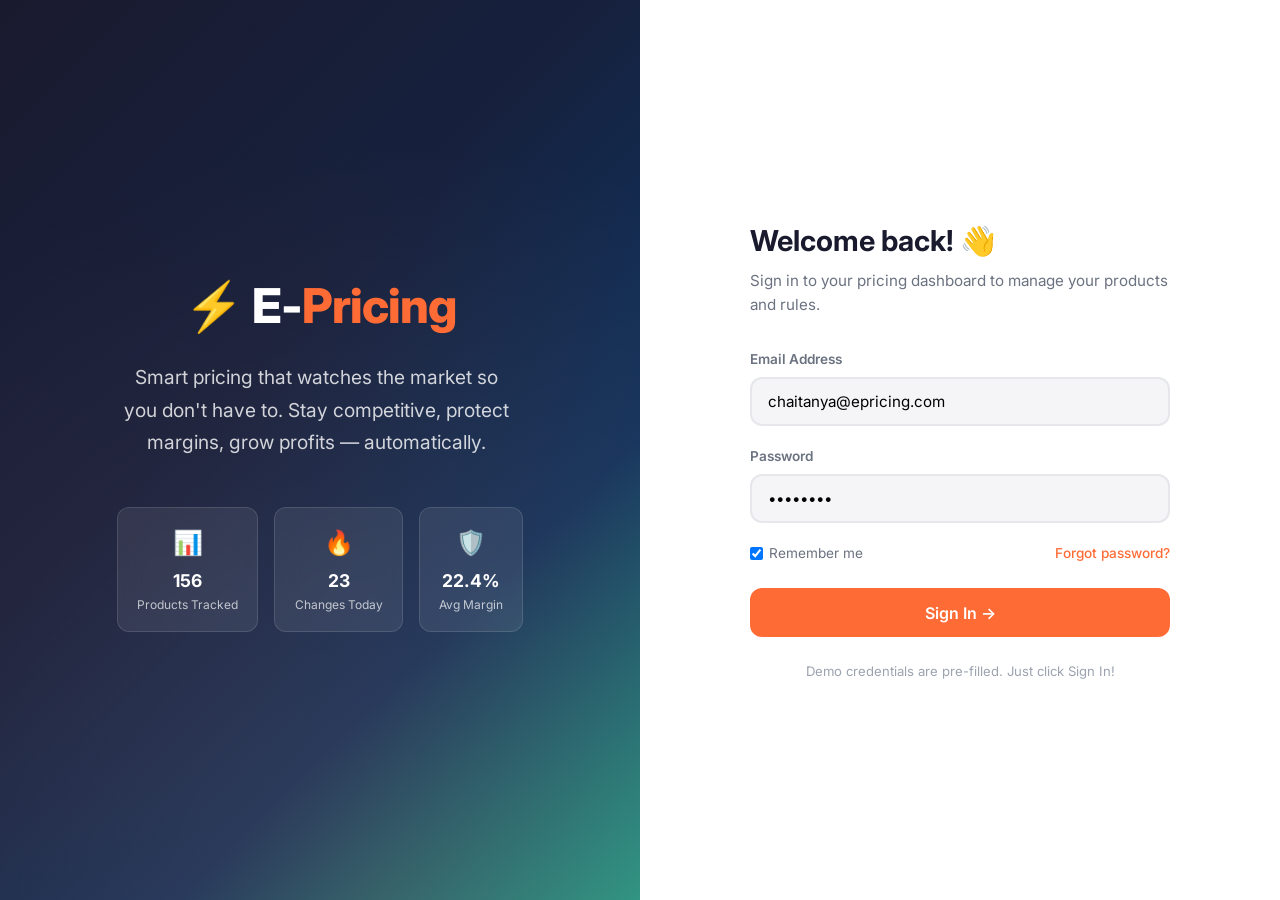
<file: index.html>
<!DOCTYPE html>
<html lang="en">
<head>
    <meta charset="UTF-8">
    <meta name="viewport" content="width=device-width, initial-scale=1.0">
    <meta name="description" content="E-Pricing — Real-time dynamic pricing platform for e-commerce businesses">
    <title>E-Pricing — Login</title>
    <link rel="stylesheet" href="css/style.css">
    <link rel="icon" href="data:image/svg+xml,<svg xmlns='http://www.w3.org/2000/svg' viewBox='0 0 100 100'><text y='.9em' font-size='90'>⚡</text></svg>">
</head>
<body>
    <!-- ═══ Login Page — Split Screen Layout ═══ -->
    <div class="login-container">

        <!-- Left Side — Branding & Illustration -->
        <div class="login-branding">
            <div class="brand-content">
                <div class="brand-logo">⚡ E-<span>Pricing</span></div>
                <p class="brand-tagline">
                    Smart pricing that watches the market so you don't have to. 
                    Stay competitive, protect margins, grow profits — automatically.
                </p>
                <!-- Floating info cards -->
                <div class="floating-cards">
                    <div class="float-card">
                        <div class="fc-icon">📊</div>
                        <div class="fc-value">156</div>
                        <div class="fc-label">Products Tracked</div>
                    </div>
                    <div class="float-card">
                        <div class="fc-icon">🔥</div>
                        <div class="fc-value">23</div>
                        <div class="fc-label">Changes Today</div>
                    </div>
                    <div class="float-card">
                        <div class="fc-icon">🛡️</div>
                        <div class="fc-value">22.4%</div>
                        <div class="fc-label">Avg Margin</div>
                    </div>
                </div>
            </div>
        </div>

        <!-- Right Side — Login Form -->
        <div class="login-form-side">
            <div class="login-form-wrapper">
                <h1 class="welcome-text">Welcome back! 👋</h1>
                <p class="welcome-sub">Sign in to your pricing dashboard to manage your products and rules.</p>

                <form id="loginForm" onsubmit="handleLogin(event)">
                    <div class="form-group">
                        <label for="email">Email Address</label>
                        <input type="email" id="email" class="form-input" placeholder="you@epricing.com" value="chaitanya@epricing.com" required>
                    </div>
                    <div class="form-group">
                        <label for="password">Password</label>
                        <input type="password" id="password" class="form-input" placeholder="Enter your password" value="admin123" required>
                    </div>
                    <div class="form-row">
                        <label><input type="checkbox" checked> Remember me</label>
                        <a href="#">Forgot password?</a>
                    </div>
                    <button type="submit" class="btn btn-primary btn-lg btn-full" id="loginBtn">
                        Sign In →
                    </button>
                </form>

                <p style="text-align:center; margin-top:1.5rem; font-size:0.82rem; color:var(--text-muted);">
                    Demo credentials are pre-filled. Just click Sign In!
                </p>
            </div>
        </div>
    </div>

    <script>
        // ─── Login Handler ───────────────────────────────────
        // In a real app, this would call an API like POST /auth/login
        // For demo, we validate against hardcoded credentials
        function handleLogin(event) {
            event.preventDefault();
            const email = document.getElementById('email').value;
            const password = document.getElementById('password').value;
            const btn = document.getElementById('loginBtn');

            // Show loading state
            btn.textContent = 'Signing in...';
            btn.disabled = true;

            // Simulate API call delay (500ms)
            setTimeout(function() {
                if (email === 'chaitanya@epricing.com' && password === 'admin123') {
                    // Store login session in browser storage
                    localStorage.setItem('epricing_user', JSON.stringify({
                        name: 'Chaitanya Vaibhav',
                        email: email,
                        role: 'Admin',
                        avatar: 'CV'
                    }));
                    // Redirect to dashboard
                    window.location.href = 'app.html';
                } else {
                    alert('Invalid credentials! Use the pre-filled demo credentials.');
                    btn.textContent = 'Sign In →';
                    btn.disabled = false;
                }
            }, 500);
        }

        // If already logged in, skip to dashboard
        if (localStorage.getItem('epricing_user')) {
            window.location.href = 'app.html';
        }
    </script>
</body>
</html>
</file>
<file: css/style.css>
/*   E-PRICING — Complete Design System
*/
@import url('https://fonts.googleapis.com/css2?family=Inter:wght@300;400;500;600;700;800&display=swap');

/* ─── Design Tokens ───────────────────────────────────────── */
:root {
    --primary: #FF6B35; --primary-hover: #E55A2B; --primary-soft: #FFF0EB;
    --secondary: #1B998B; --secondary-soft: #E6F7F5;
    --accent: #F7B32B; --accent-soft: #FFF8E7;
    --danger: #EF4444; --danger-soft: #FEE2E2;
    --success: #10B981; --success-soft: #D1FAE5;
    --info: #3B82F6; --info-soft: #DBEAFE;
    --bg: #F5F5F7; --surface: #FFFFFF;
    --sidebar-bg: linear-gradient(180deg, #1A1A2E 0%, #16213E 100%);
    --header-bg: rgba(255,255,255,0.85);
    --text-primary: #1A1A2E; --text-secondary: #6B7280; --text-muted: #9CA3AF; --text-white: #FFF;
    --border: #E5E7EB; --border-light: #F3F4F6;
    --shadow-sm: 0 1px 3px rgba(0,0,0,0.06); --shadow-md: 0 4px 12px rgba(0,0,0,0.08);
    --shadow-lg: 0 12px 36px rgba(0,0,0,0.12); --shadow-glow: 0 0 20px rgba(255,107,53,0.3);
    --radius-sm: 8px; --radius-md: 12px; --radius-lg: 16px; --radius-xl: 24px; --radius-full: 9999px;
    --sidebar-width: 260px; --header-height: 70px;
    --transition: all 0.25s cubic-bezier(0.4,0,0.2,1);
}

/* ─── Reset ───────────────────────────────────────────────── */
*,*::before,*::after{margin:0;padding:0;box-sizing:border-box}
html{scroll-behavior:smooth}
body{font-family:'Inter',sans-serif;background:var(--bg);color:var(--text-primary);line-height:1.6;-webkit-font-smoothing:antialiased}
a{text-decoration:none;color:inherit} ul{list-style:none}
button{cursor:pointer;border:none;background:none;font-family:inherit}
input,select,textarea{font-family:inherit;outline:none}
::-webkit-scrollbar{width:6px} ::-webkit-scrollbar-track{background:transparent}
::-webkit-scrollbar-thumb{background:#CBD5E1;border-radius:3px}

/* ─── Animations ──────────────────────────────────────────── */
@keyframes fadeIn{from{opacity:0;transform:translateY(12px)}to{opacity:1;transform:translateY(0)}}
@keyframes fadeInScale{from{opacity:0;transform:scale(0.95)}to{opacity:1;transform:scale(1)}}
@keyframes pulse{0%,100%{transform:scale(1)}50%{transform:scale(1.05)}}
@keyframes gradientMove{0%{background-position:0% 50%}50%{background-position:100% 50%}100%{background-position:0% 50%}}
@keyframes float{0%,100%{transform:translateY(0)}50%{transform:translateY(-10px)}}
@keyframes shimmer{0%{background-position:-200% 0}100%{background-position:200% 0}}
@keyframes slideRight{from{width:0}to{width:100%}}
@keyframes popIn{from{opacity:0;transform:scale(0.8)}to{opacity:1;transform:scale(1)}}
@keyframes checkmark{0%{transform:scale(0)}50%{transform:scale(1.3)}100%{transform:scale(1)}}
@keyframes scoreCount{from{opacity:0;transform:translateY(8px)}to{opacity:1;transform:translateY(0)}}

/* ═══════════════════════════════════════════════════════════
   LOGIN PAGE
   ═══════════════════════════════════════════════════════════ */
.login-container{display:flex;min-height:100vh}
.login-branding{flex:1;background:linear-gradient(135deg,#1A1A2E 0%,#16213E 40%,#0F3460 70%,#1B998B 100%);display:flex;flex-direction:column;align-items:center;justify-content:center;padding:3rem;position:relative;overflow:hidden}
.login-branding::before{content:'';position:absolute;inset:0;background:radial-gradient(circle at 30% 50%,rgba(255,107,53,0.15) 0%,transparent 60%),radial-gradient(circle at 70% 80%,rgba(27,153,139,0.2) 0%,transparent 50%);animation:gradientMove 8s ease infinite;background-size:200% 200%}
.login-branding .brand-content{position:relative;z-index:1;text-align:center;color:white}
.login-branding .brand-logo{font-size:3rem;font-weight:800;margin-bottom:1rem;letter-spacing:-1px}
.login-branding .brand-logo span{color:var(--primary)}
.login-branding .brand-tagline{font-size:1.2rem;opacity:0.8;max-width:400px;line-height:1.7}
.floating-cards{margin-top:3rem;display:flex;gap:1rem}
.float-card{background:rgba(255,255,255,0.08);backdrop-filter:blur(12px);border:1px solid rgba(255,255,255,0.12);border-radius:var(--radius-md);padding:1rem 1.2rem;color:white;font-size:0.85rem;animation:float 4s ease-in-out infinite}
.float-card:nth-child(2){animation-delay:1s} .float-card:nth-child(3){animation-delay:2s}
.fc-icon{font-size:1.5rem;margin-bottom:0.3rem} .fc-value{font-size:1.1rem;font-weight:700} .fc-label{opacity:0.7;font-size:0.75rem}
.login-form-side{flex:1;display:flex;align-items:center;justify-content:center;padding:3rem;background:var(--surface)}
.login-form-wrapper{width:100%;max-width:420px;animation:fadeIn 0.6s ease}
.login-form-wrapper .welcome-text{font-size:1.8rem;font-weight:700;margin-bottom:0.3rem}
.login-form-wrapper .welcome-sub{color:var(--text-secondary);margin-bottom:2rem;font-size:0.95rem}
.form-group{margin-bottom:1.25rem}
.form-group label{display:block;font-size:0.85rem;font-weight:600;margin-bottom:0.4rem;color:var(--text-secondary)}
.form-input{width:100%;padding:0.8rem 1rem;border:2px solid var(--border);border-radius:var(--radius-md);font-size:0.95rem;transition:var(--transition);background:var(--bg)}
.form-input:focus{border-color:var(--primary);background:white;box-shadow:0 0 0 4px rgba(255,107,53,0.1)}
.form-row{display:flex;justify-content:space-between;align-items:center;margin-bottom:1.5rem}
.form-row label{font-size:0.85rem;color:var(--text-secondary);display:flex;align-items:center;gap:0.4rem;cursor:pointer}
.form-row a{font-size:0.85rem;color:var(--primary);font-weight:500}

/* ─── Buttons ─────────────────────────────────────────────── */
.btn{display:inline-flex;align-items:center;justify-content:center;gap:0.5rem;padding:0.75rem 1.5rem;border-radius:var(--radius-md);font-weight:600;font-size:0.9rem;transition:var(--transition);white-space:nowrap}
.btn-primary{background:var(--primary);color:white}
.btn-primary:hover{background:var(--primary-hover);transform:translateY(-1px);box-shadow:var(--shadow-glow)}
.btn-secondary{background:var(--secondary);color:white}
.btn-outline{border:2px solid var(--border);color:var(--text-primary);background:white}
.btn-outline:hover{border-color:var(--primary);color:var(--primary)}
.btn-ghost{color:var(--text-secondary)} .btn-ghost:hover{background:var(--bg);color:var(--text-primary)}
.btn-sm{padding:0.5rem 1rem;font-size:0.8rem}
.btn-lg{padding:0.9rem 2rem;font-size:1rem}
.btn-full{width:100%}

/* ═══════════════════════════════════════════════════════════
   APP LAYOUT
   ═══════════════════════════════════════════════════════════ */
.app-layout{display:flex;min-height:100vh}
.sidebar{width:var(--sidebar-width);background:var(--sidebar-bg);color:white;position:fixed;top:0;left:0;bottom:0;z-index:100;display:flex;flex-direction:column;transition:var(--transition);border-right:1px solid rgba(255,255,255,0.06)}
.sidebar-header{padding:1.5rem;display:flex;align-items:center;gap:0.8rem;border-bottom:1px solid rgba(255,255,255,0.08)}
.sidebar-logo{font-size:1.4rem;font-weight:800;letter-spacing:-0.5px} .sidebar-logo span{color:var(--primary)}
.sidebar-badge{font-size:0.6rem;background:var(--secondary);padding:0.15rem 0.5rem;border-radius:var(--radius-full);font-weight:600;text-transform:uppercase}
.sidebar-nav{flex:1;padding:1rem 0.75rem;overflow-y:auto}
.nav-section-title{font-size:0.65rem;text-transform:uppercase;letter-spacing:1.5px;color:rgba(255,255,255,0.35);padding:0.8rem 0.75rem 0.4rem;font-weight:600}
.nav-item{display:flex;align-items:center;gap:0.75rem;padding:0.7rem 0.75rem;border-radius:var(--radius-sm);color:rgba(255,255,255,0.6);cursor:pointer;transition:var(--transition);margin-bottom:2px;font-size:0.9rem}
.nav-item:hover{background:rgba(255,255,255,0.08);color:white}
.nav-item.active{background:rgba(255,107,53,0.15);color:var(--primary);font-weight:600;border-left:3px solid var(--primary);margin-left:-3px}
.nav-item .nav-icon{font-size:1.15rem;width:24px;text-align:center}
.sidebar-footer{padding:1rem 0.75rem;border-top:1px solid rgba(255,255,255,0.08)}
.sidebar-user{display:flex;align-items:center;gap:0.7rem;padding:0.6rem;border-radius:var(--radius-md);cursor:pointer;transition:var(--transition)}
.sidebar-user:hover{background:rgba(255,255,255,0.08)}
.user-avatar{width:36px;height:36px;border-radius:var(--radius-sm);font-size:0.8rem;font-weight:700;display:flex;align-items:center;justify-content:center;background:linear-gradient(135deg,var(--primary),var(--accent))}
.user-name{font-size:0.85rem;font-weight:600} .user-role{font-size:0.7rem;color:rgba(255,255,255,0.45)}

.main-wrapper{flex:1;margin-left:var(--sidebar-width)}
.header{height:var(--header-height);background:var(--header-bg);backdrop-filter:blur(12px);border-bottom:1px solid var(--border);display:flex;align-items:center;justify-content:space-between;padding:0 2rem;position:sticky;top:0;z-index:50}
.page-title{font-size:1.3rem;font-weight:700} .page-subtitle{font-size:0.8rem;color:var(--text-muted)}
.header-right{display:flex;align-items:center;gap:0.75rem}
.engine-status{display:flex;align-items:center;gap:0.4rem;padding:0.4rem 0.8rem;background:var(--success-soft);border-radius:var(--radius-full);font-size:0.78rem;font-weight:600;color:var(--success)}
.engine-status .status-dot{width:8px;height:8px;border-radius:50%;background:var(--success);animation:pulse 2s infinite}
.main-content{padding:1.5rem 2rem 3rem}
.page-section{display:none} .page-section.active{display:block;animation:fadeIn 0.4s ease}
.page-header{display:flex;align-items:center;justify-content:space-between;margin-bottom:1.5rem}
.page-header h2{font-size:1.5rem;font-weight:700} .page-header p{color:var(--text-secondary);font-size:0.9rem;margin-top:0.2rem}

/* ═══════════════════════════════════════════════════════════
   SEARCH HERO
   ═══════════════════════════════════════════════════════════ */
.search-hero{text-align:center;padding:3rem 1rem 2rem;animation:fadeIn 0.5s ease}
.search-hero-title{font-size:2rem;font-weight:800;margin-bottom:0.5rem;background:linear-gradient(135deg,var(--text-primary),var(--primary));-webkit-background-clip:text;-webkit-text-fill-color:transparent;background-clip:text}
.search-hero-sub{color:var(--text-secondary);font-size:1.05rem;margin-bottom:2rem;max-width:550px;margin-left:auto;margin-right:auto}
.search-box-wrapper{display:flex;gap:0.75rem;max-width:660px;margin:0 auto 1.5rem}
.search-box{flex:1;padding:1rem 1.5rem;border:2.5px solid var(--border);border-radius:var(--radius-lg);font-size:1.1rem;transition:var(--transition);background:white}
.search-box:focus{border-color:var(--primary);box-shadow:0 0 0 5px rgba(255,107,53,0.1)}
.search-btn{border-radius:var(--radius-lg);padding:1rem 2rem;font-size:1rem}
.trending-tags{display:flex;align-items:center;justify-content:center;gap:0.5rem;flex-wrap:wrap}
.trending-label{font-size:0.82rem;font-weight:600;color:var(--text-muted)}
.trending-tag{padding:0.35rem 0.8rem;border-radius:var(--radius-full);font-size:0.8rem;background:white;border:1.5px solid var(--border);cursor:pointer;transition:var(--transition);font-weight:500}
.trending-tag:hover{border-color:var(--primary);color:var(--primary);background:var(--primary-soft)}

/* ═══════════════════════════════════════════════════════════
   SCRAPING LOADER
   ═══════════════════════════════════════════════════════════ */
.scraping-loader{text-align:center;padding:2rem;animation:fadeIn 0.3s ease}
.scraping-title{font-size:1.2rem;font-weight:700;margin-bottom:1.5rem;color:var(--text-primary)}
.scraping-sites{display:flex;justify-content:center;gap:1rem;margin-bottom:1.5rem;flex-wrap:wrap}
.scrape-site{display:flex;align-items:center;gap:0.4rem;padding:0.5rem 1rem;border-radius:var(--radius-full);font-size:0.85rem;font-weight:500;background:var(--bg);border:1.5px solid var(--border);transition:var(--transition);opacity:0.4}
.scrape-site.scanning{opacity:1;border-color:var(--accent);background:var(--accent-soft);animation:pulse 0.8s ease infinite}
.scrape-site.done{opacity:1;border-color:var(--success);background:var(--success-soft);animation:none}
.scrape-site.done::after{content:'✓';margin-left:0.2rem;color:var(--success);font-weight:700;animation:checkmark 0.3s ease}
.scraping-bar{width:100%;max-width:500px;margin:0 auto;height:6px;background:var(--border);border-radius:var(--radius-full);overflow:hidden}
.scraping-bar-fill{height:100%;background:linear-gradient(90deg,var(--primary),var(--secondary));border-radius:var(--radius-full);transition:width 0.4s ease;width:0}

/* ═══════════════════════════════════════════════════════════
   RESULT HEADER
   ═══════════════════════════════════════════════════════════ */
.result-product-header{background:var(--surface);border-radius:var(--radius-xl);padding:1.5rem 2rem;margin-bottom:1.5rem;border:1px solid var(--border-light);box-shadow:var(--shadow-sm);display:flex;align-items:center;gap:1.5rem;animation:fadeIn 0.4s ease}
.result-product-icon{font-size:3rem;background:var(--bg);width:70px;height:70px;display:flex;align-items:center;justify-content:center;border-radius:var(--radius-lg)}
.result-product-info h2{font-size:1.4rem;font-weight:700;margin-bottom:0.2rem}
.result-product-info .product-specs{font-size:0.85rem;color:var(--text-secondary);margin-bottom:0.3rem}
.result-product-info .product-meta{display:flex;gap:0.75rem;flex-wrap:wrap}
.result-product-info .meta-chip{font-size:0.75rem;padding:0.2rem 0.6rem;border-radius:var(--radius-full);background:var(--bg);color:var(--text-secondary);font-weight:500}

/* ═══════════════════════════════════════════════════════════
   PRICE SUMMARY CARDS
   ═══════════════════════════════════════════════════════════ */
.price-summary-grid{display:grid;grid-template-columns:repeat(4,1fr);gap:1rem;margin-bottom:1.5rem}
.price-summary-card{background:var(--surface);border-radius:var(--radius-lg);padding:1.2rem 1.5rem;border:1px solid var(--border-light);box-shadow:var(--shadow-sm);position:relative;overflow:hidden;animation:fadeIn 0.4s ease}
.price-summary-card::before{content:'';position:absolute;top:0;left:0;right:0;height:3px;border-radius:3px 3px 0 0}
.price-summary-card:nth-child(1)::before{background:var(--success)} .price-summary-card:nth-child(2)::before{background:var(--danger)}
.price-summary-card:nth-child(3)::before{background:var(--accent)} .price-summary-card:nth-child(4)::before{background:var(--info)}
.price-summary-card .psc-icon{font-size:1.5rem;margin-bottom:0.3rem}
.price-summary-card .psc-value{font-size:1.6rem;font-weight:800;animation:scoreCount 0.5s ease}
.price-summary-card .psc-label{font-size:0.78rem;color:var(--text-muted);margin-top:0.1rem}
.price-summary-card .psc-sub{font-size:0.72rem;color:var(--text-muted);margin-top:0.3rem}

/* ═══════════════════════════════════════════════════════════
   BEST DEAL BANNER
   ═══════════════════════════════════════════════════════════ */
.best-deal-banner{background:linear-gradient(135deg,#1A1A2E,#16213E,#0F3460);border-radius:var(--radius-xl);padding:1.8rem 2rem;margin-bottom:1.5rem;color:white;display:flex;align-items:center;gap:1.5rem;animation:fadeIn 0.5s ease;position:relative;overflow:hidden}
.best-deal-banner::before{content:'';position:absolute;inset:0;background:radial-gradient(circle at 80% 50%,rgba(255,107,53,0.2),transparent 60%);pointer-events:none}
.best-deal-trophy{font-size:3rem;animation:float 3s ease-in-out infinite}
.best-deal-content{flex:1;position:relative}
.best-deal-content h3{font-size:1.3rem;font-weight:700;margin-bottom:0.3rem}
.best-deal-content .deal-details{display:flex;gap:1.5rem;flex-wrap:wrap;margin-top:0.5rem}
.deal-detail{font-size:0.88rem;opacity:0.8}
.deal-detail strong{color:var(--primary);opacity:1;font-size:1rem}
.best-deal-score{text-align:center;background:rgba(255,255,255,0.1);border-radius:var(--radius-lg);padding:1rem 1.5rem;backdrop-filter:blur(8px)}
.best-deal-score .score-value{font-size:2.2rem;font-weight:800;color:var(--primary);animation:scoreCount 0.6s ease}
.best-deal-score .score-label{font-size:0.7rem;text-transform:uppercase;letter-spacing:1px;opacity:0.6}

/* ═══════════════════════════════════════════════════════════
   COMPONENTS (Tables, Cards, Charts, Badges)
   ═══════════════════════════════════════════════════════════ */
.card{background:var(--surface);border-radius:var(--radius-lg);border:1px solid var(--border-light);box-shadow:var(--shadow-sm);transition:var(--transition)}
.card:hover{box-shadow:var(--shadow-md)}
.card-header{padding:1.2rem 1.5rem;border-bottom:1px solid var(--border-light);display:flex;align-items:center;justify-content:space-between}
.card-header h3{font-size:1rem;font-weight:600} .card-body{padding:1.5rem}
.stats-grid{display:grid;grid-template-columns:repeat(4,1fr);gap:1rem;margin-bottom:1.5rem}
.stat-card{background:var(--surface);border-radius:var(--radius-lg);padding:1.3rem 1.5rem;border:1px solid var(--border-light);box-shadow:var(--shadow-sm);transition:var(--transition);position:relative;overflow:hidden}
.stat-card:hover{transform:translateY(-3px);box-shadow:var(--shadow-md)}
.stat-card::before{content:'';position:absolute;top:0;left:0;right:0;height:3px}
.stat-card:nth-child(1)::before{background:linear-gradient(90deg,var(--primary),var(--accent))}
.stat-card:nth-child(2)::before{background:linear-gradient(90deg,var(--secondary),#34D399)}
.stat-card:nth-child(3)::before{background:linear-gradient(90deg,var(--accent),#FBBF24)}
.stat-card:nth-child(4)::before{background:linear-gradient(90deg,var(--info),#818CF8)}
.stat-card .stat-icon{font-size:2rem;margin-bottom:0.5rem}
.stat-card .stat-value{font-size:1.8rem;font-weight:800}
.stat-card .stat-label{font-size:0.82rem;color:var(--text-secondary);margin-top:0.15rem}

.table-wrapper{overflow-x:auto;border-radius:var(--radius-md)}
table{width:100%;border-collapse:collapse}
thead th{text-align:left;padding:0.8rem 1rem;font-size:0.72rem;font-weight:600;text-transform:uppercase;letter-spacing:0.5px;color:var(--text-muted);background:var(--bg);border-bottom:2px solid var(--border)}
tbody td{padding:0.85rem 1rem;font-size:0.88rem;border-bottom:1px solid var(--border-light);vertical-align:middle}
tbody tr{transition:var(--transition)} tbody tr:hover{background:var(--primary-soft)}
.price-cell{font-weight:600;font-variant-numeric:tabular-nums}

.badge{display:inline-flex;align-items:center;gap:0.3rem;padding:0.25rem 0.65rem;border-radius:var(--radius-full);font-size:0.72rem;font-weight:600;text-transform:capitalize}
.badge-active,.badge-connected{background:var(--success-soft);color:var(--success)}
.badge-warning{background:var(--accent-soft);color:#B45309}
.badge-critical,.badge-danger{background:var(--danger-soft);color:var(--danger)}
.badge-info{background:var(--info-soft);color:var(--info)}

.charts-grid{display:grid;grid-template-columns:1fr 1fr;gap:1rem;margin-bottom:1.5rem}
.chart-card{background:var(--surface);border-radius:var(--radius-lg);border:1px solid var(--border-light);box-shadow:var(--shadow-sm);padding:1.5rem}
.chart-card h3{font-size:1rem;font-weight:600;margin-bottom:1rem;display:flex;align-items:center;gap:0.5rem}
.chart-container{position:relative;height:260px}

/* ─── Smart Score Cell ────────────────────────────────────── */
.score-cell{display:flex;align-items:center;gap:0.5rem}
.score-bar-bg{width:60px;height:8px;background:var(--border);border-radius:var(--radius-full);overflow:hidden}
.score-bar-fill{height:100%;border-radius:var(--radius-full);transition:width 0.8s ease}
.score-number{font-weight:700;font-size:0.9rem;min-width:32px}
.best-row{background:var(--success-soft) !important;position:relative}
.best-row td:first-child::before{content:'🏆';position:absolute;left:0.3rem;top:50%;transform:translateY(-50%);font-size:1rem}
.stock-yes{color:var(--success);font-weight:600} .stock-no{color:var(--danger);font-weight:600}
.verified-yes{color:var(--success)} .verified-no{color:var(--text-muted)}
.site-name{display:flex;align-items:center;gap:0.5rem;font-weight:600}
.site-dot{width:10px;height:10px;border-radius:50%}
.discount-badge{font-size:0.72rem;font-weight:700;color:var(--success);background:var(--success-soft);padding:0.15rem 0.5rem;border-radius:var(--radius-full)}

/* ═══════════════════════════════════════════════════════════
   FORMULA BREAKDOWN (in results)
   ═══════════════════════════════════════════════════════════ */
.formula-table{width:100%;border-collapse:collapse;margin-top:1rem}
.formula-table th{text-align:left;padding:0.7rem 0.8rem;font-size:0.72rem;font-weight:600;text-transform:uppercase;letter-spacing:0.5px;color:var(--text-muted);background:var(--bg);border-bottom:2px solid var(--border)}
.formula-table td{padding:0.7rem 0.8rem;font-size:0.85rem;border-bottom:1px solid var(--border-light)}
.formula-table .calc{font-family:'Courier New',monospace;font-size:0.78rem;color:var(--text-secondary);background:var(--bg);padding:0.15rem 0.5rem;border-radius:var(--radius-sm)}

/* ═══════════════════════════════════════════════════════════
   HOW IT WORKS PAGE
   ═══════════════════════════════════════════════════════════ */
.formula-display{background:linear-gradient(135deg,#1A1A2E,#16213E);color:white;padding:1.2rem 1.5rem;border-radius:var(--radius-md);font-family:'Courier New',monospace;font-size:1.05rem;margin-bottom:1.5rem;text-align:center;letter-spacing:0.5px}
.formula-steps{display:flex;flex-direction:column;gap:1.2rem}
.formula-step{display:flex;gap:1rem;align-items:flex-start}
.step-icon{width:48px;height:48px;border-radius:var(--radius-md);display:flex;align-items:center;justify-content:center;font-size:1.3rem;flex-shrink:0}
.step-content h4{font-size:0.95rem;font-weight:600;margin-bottom:0.3rem}
.step-content p{font-size:0.85rem;color:var(--text-secondary);line-height:1.6}
.step-content code{display:block;background:var(--bg);padding:0.5rem 0.8rem;border-radius:var(--radius-sm);font-size:0.82rem;margin:0.5rem 0;border-left:3px solid var(--primary)}
.step-note{font-size:0.78rem !important;color:var(--text-muted) !important;font-style:italic}

/* ─── History Cards ───────────────────────────────────────── */
.history-card{background:var(--surface);border-radius:var(--radius-lg);padding:1.2rem 1.5rem;margin-bottom:0.75rem;border:1px solid var(--border-light);box-shadow:var(--shadow-sm);display:flex;align-items:center;justify-content:space-between;cursor:pointer;transition:var(--transition)}
.history-card:hover{box-shadow:var(--shadow-md);transform:translateX(4px)}
.history-left{display:flex;align-items:center;gap:1rem}
.history-icon{font-size:1.5rem} .history-name{font-weight:600} .history-time{font-size:0.78rem;color:var(--text-muted)}
.history-right{text-align:right}
.history-best{font-size:0.82rem;color:var(--success);font-weight:600}
.history-price{font-size:1.1rem;font-weight:700;color:var(--primary)}

/* ─── Toasts ──────────────────────────────────────────────── */
.toast-container{position:fixed;bottom:1.5rem;right:1.5rem;z-index:300;display:flex;flex-direction:column;gap:0.5rem}
.toast{padding:1rem 1.5rem;border-radius:var(--radius-md);background:var(--text-primary);color:white;font-size:0.88rem;font-weight:500;box-shadow:var(--shadow-lg);animation:fadeIn 0.3s ease;max-width:380px}
.toast-success{background:var(--success)} .toast-error{background:var(--danger)}

/* ═══════════════════════════════════════════════════════════
   RESPONSIVE
   ═══════════════════════════════════════════════════════════ */
@media(max-width:1024px){.price-summary-grid,.stats-grid{grid-template-columns:repeat(2,1fr)}.charts-grid{grid-template-columns:1fr}}
@media(max-width:768px){.sidebar{transform:translateX(-100%)}.main-wrapper{margin-left:0}.main-content{padding:1rem}.price-summary-grid{grid-template-columns:1fr}.search-box-wrapper{flex-direction:column}.login-container{flex-direction:column}.login-branding{min-height:35vh}.best-deal-banner{flex-direction:column;text-align:center}.floating-cards{flex-direction:column}}
</file>
